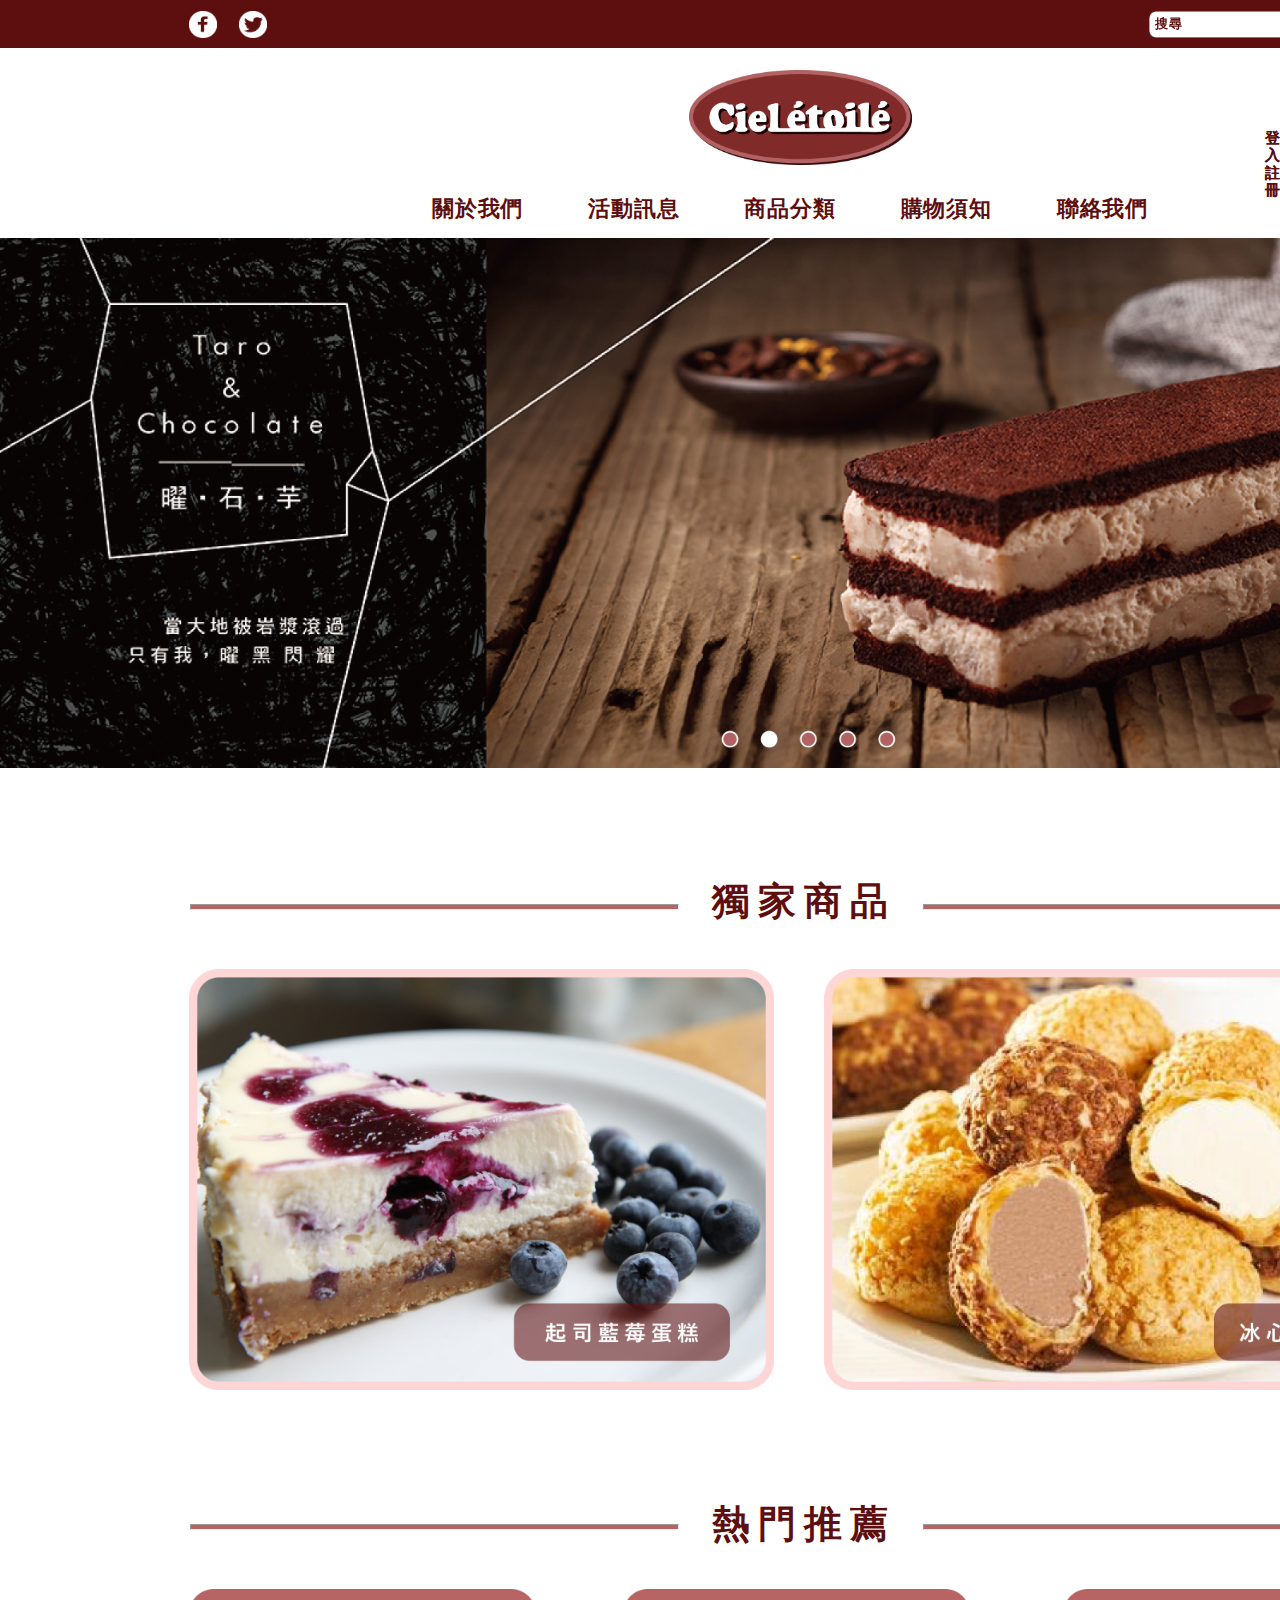
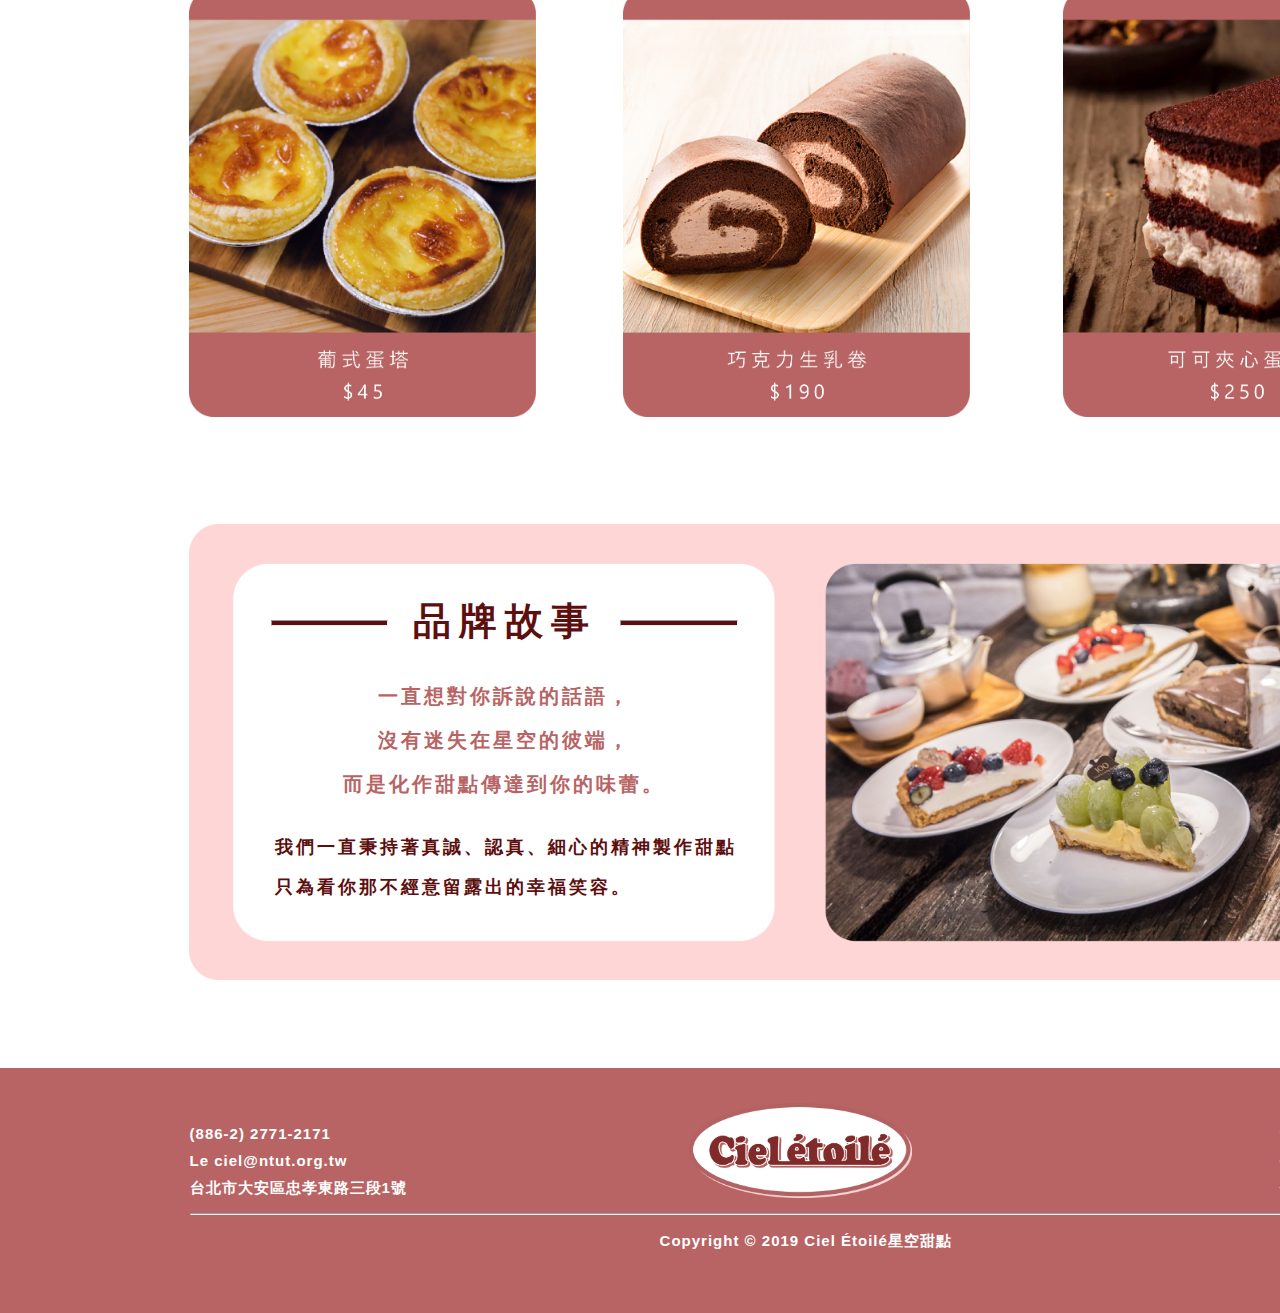
<file: index.html>
<!DOCTYPE html>
<html lang="en">
<head>
    <meta charset="UTF-8">
    <link rel="stylesheet" href="css/style.css"  >
    <link rel="stylesheet" href="css/normalize.css">
    <link rel="stylesheet" href="https://fonts.google.com/">
    <title>Ciel Étoilé 星空</title>
</head>
<body>
    <header class="top">
        <a href="https://www.facebook.com/?ref=tn_tnmn"target="_blank"><img src="images/facebook.png" alt="facebook" class="facebook"></a>
        <a href="https://twitter.com/?lang=zh-tw"target="_blank"><img src="images/twitter.png" alt="twitter" class="twitter"></a>
        <img src="images/search.png" alt="search" class="search">
        <p class="searchword"> 搜尋</p>
        <p class="online">線上客服</p>
    </header>
       
        <a href="index.html"target="_top"> <img src="images/logo-2.png" alt="logo-2" class="logo-2"></a>
        

        <nav class="nav">
				<ul class="nav-list">
					<li class="nav-list-item">
						<a href="#" class="nav-list-item-link">關於我們</a>
					</li>
					<li class="nav-list-item">
						<a href="#" class="nav-list-item-link">活動訊息</a>
					</li>
					<li class="nav-list-item">
						<a href="#" class="nav-list-item-link">商品分類</a>
					</li>
					<li class="nav-list-item">
                            <a href="#" class="nav-list-item-link">購物須知</a>
                        </li>
                    <li class="nav-list-item">
                            <a href="#" class="nav-list-item-link">聯絡我們</a>
                        </li>
				</ul>
			</nav>

        <p class="user">
            <a href="index-login.html"target="_top"><img src="images/user.png" alt="user" class="user"></a>

           <p class="userword">登入/註冊</p>

        <p class="shopping-cart">
            <img src="images/shopping cart.png" alt="shopping-cart" class="shopping-cart">
            <p class="shopping-cart-word">
                購物車
            </p>
        </p>
    </nav>
    <heard class="heard">
            <p class="userword">
                    登入/註冊
            </p>
    </heard>

    <heard2 class="heard2">
        <a href="index-goods.html"target="_top"><img src="images/advertising.png" alt="advertising" class="advertising"></a>
            <p class="exclusive-goods">
                   獨家商品
            </p>
        <img src="images/cheese cake.png" alt="cheese cake" class="cheese-cake">
        <img src="images/puff.png" alt="puff" class="puff">

        <p class="popular">
                熱門推薦
        </p>
        <img src="images/egg tart.png" alt="egg tart" class="egg-tart">
        <img src="images/coco roll.png" alt="coco roll" class="coco-roll">
        <img src="images/coco cake.png" alt="coco cake" class="coco-cake">
        <img src="images/story.png" alt="story" class="story">

        <p class="story-word">
            品牌故事
        </p>
        <p class="story-speak">
            一直想對你訴說的話語，<br>
            沒有迷失在星空的彼端，<br>
            而是化作甜點傳達到你的味蕾。
        </p>
        <p class="us">
            我們一直秉持著真誠、認真、細心的精神製作甜點<br>
            只為看你那不經意留露出的幸福笑容。
        </p>
    </heard2>
        <hr class="hr1">
        <hr class="hr2">
        <hr class="hr3">
        <hr class="hr4">
        <hr class="hr5">
        <hr class="hr6">

    <footer class="footer">
        <p>
            (886-2) 2771-2171<br>
            Le ciel@ntut.org.tw<br>
            台北市大安區忠孝東路三段1號
            <a href="index.html"target="_top"><img src="images/logo-1.png" alt="logo-1" class="logo-1"></a>
        </p>
    </footer>
        <p class="time">
            營業時間<br>
            平日 8:00~18:00<br>
            假日 8:00~20:00<br>
        </p>
    <hr class="footer-hr">
    <p class="copyright">
        Copyright © 2019 Ciel Étoilé星空甜點
    </p>
    <p class="language">
        繁體中文
    </p>
    <img src="images/language.png" alt="language" class="language-picture">
</body>
</html>
</file>
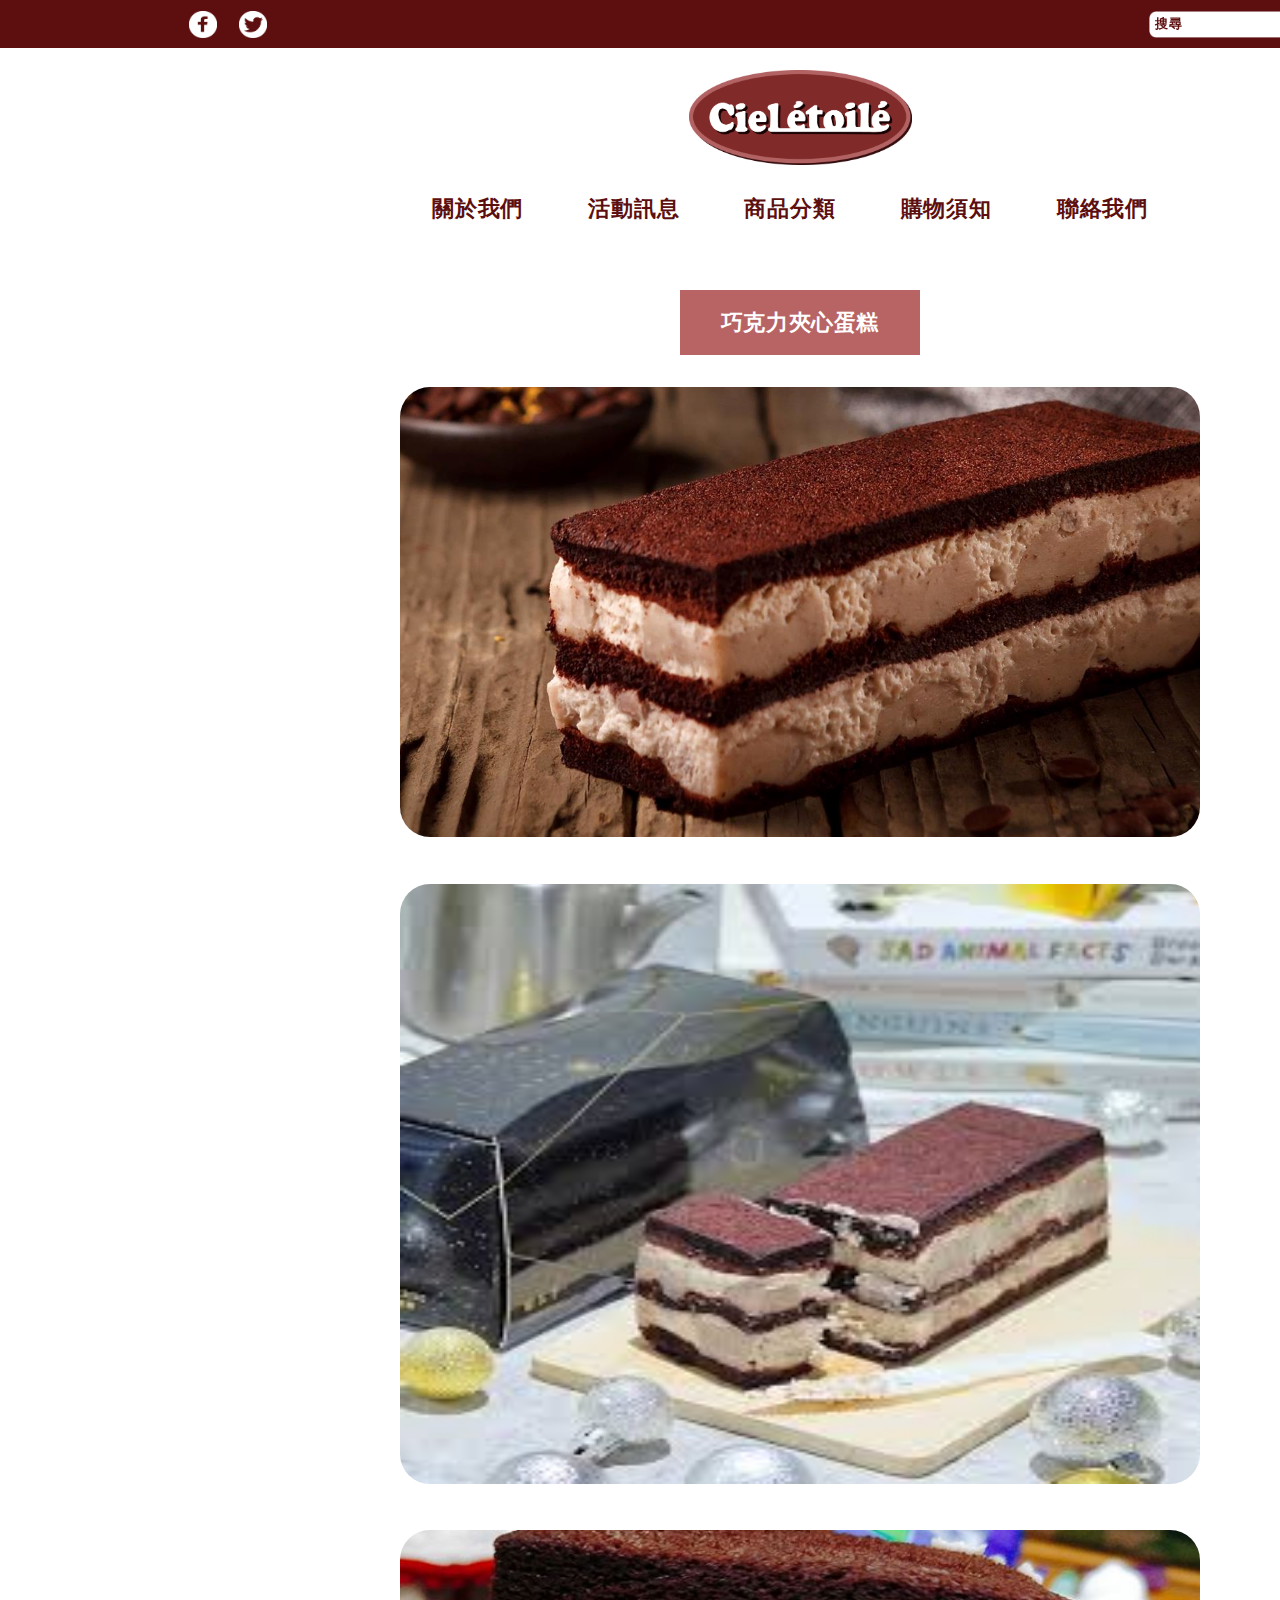
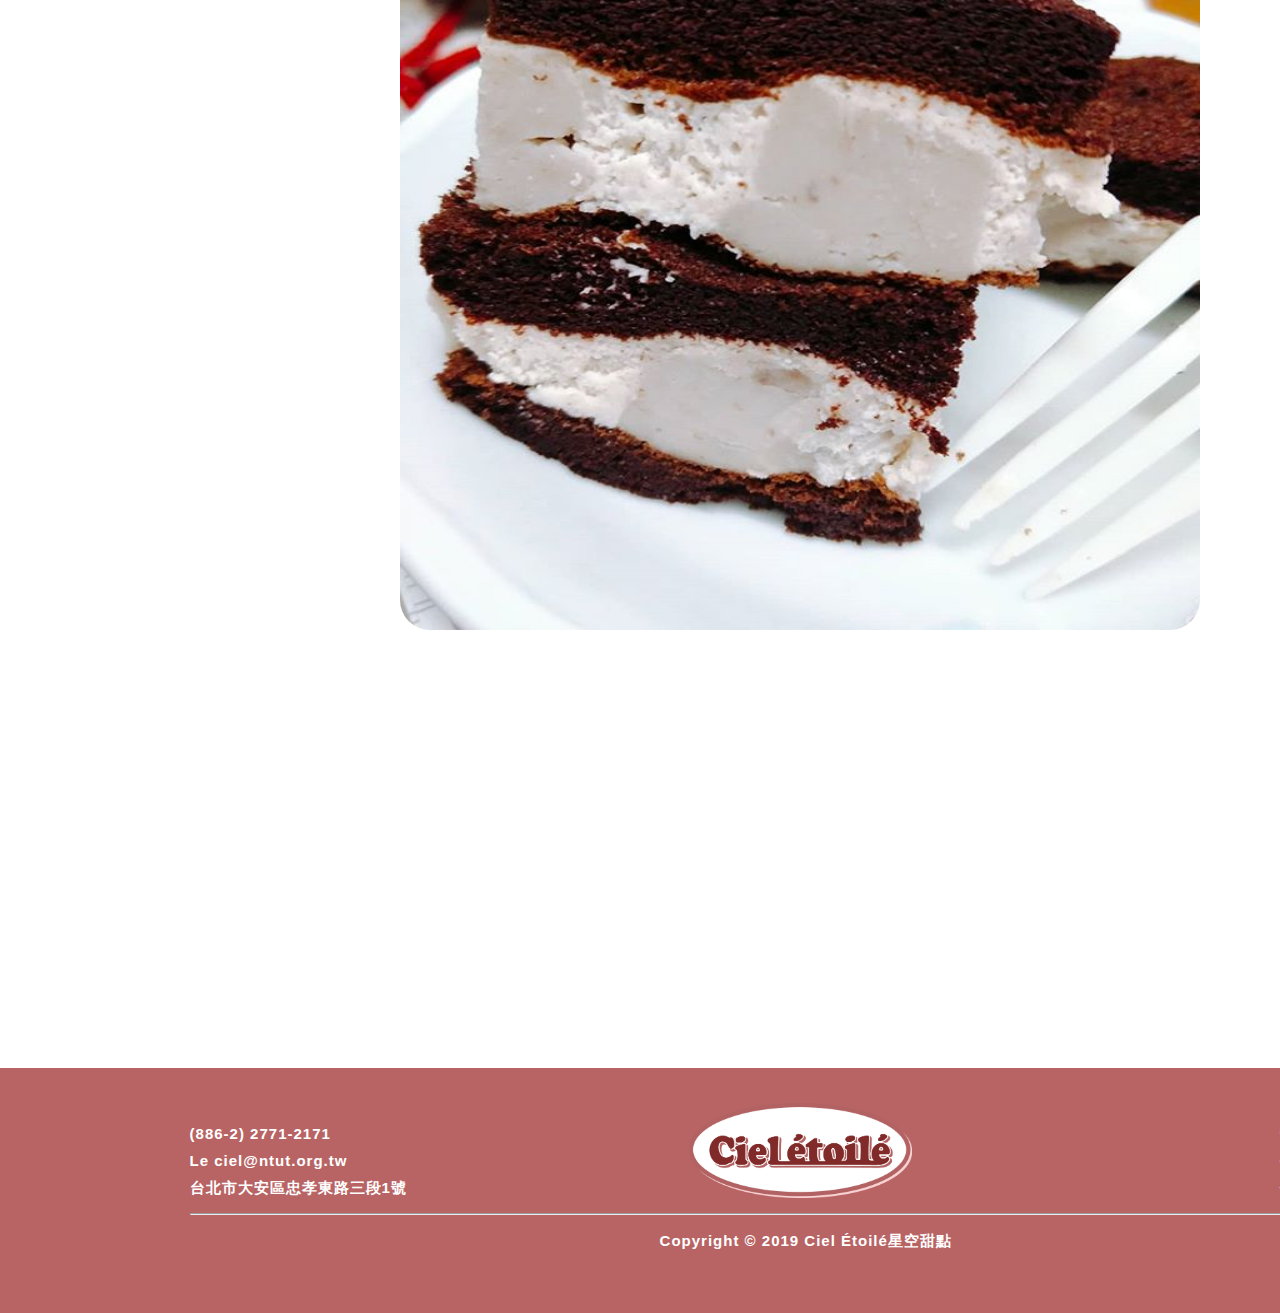
<file: index-goods.html>
<!DOCTYPE html>
<html lang="en">
<head>
    <meta charset="UTF-8">
    <link rel="stylesheet" href="css/style-goods.css"  >
    <link rel="stylesheet" href="css/normalize.css">
    <link rel="stylesheet" href="https://fonts.google.com/">
    <title>Ciel Étoilé 星空</title>
</head>
<body>
    <header class="top">
        <a href="https://www.facebook.com/?ref=tn_tnmn"target="_blank"><img src="images/facebook.png" alt="facebook" class="facebook"></a>
        <a href="https://twitter.com/?lang=zh-tw"target="_blank"><img src="images/twitter.png" alt="twitter" class="twitter"></a>
        <img src="images/search.png" alt="search" class="search">
        <p class="searchword"> 搜尋</p>
        <p class="online">線上客服</p>
    </header>
       
        <a href="index.html"target="_top"> <img src="images/logo-2.png" alt="logo-2" class="logo-2"></a>
        

        <nav class="nav">
				<ul class="nav-list">
					<li class="nav-list-item">
						<a href="#" class="nav-list-item-link">關於我們</a>
					</li>
					<li class="nav-list-item">
						<a href="#" class="nav-list-item-link">活動訊息</a>
					</li>
					<li class="nav-list-item">
						<a href="#" class="nav-list-item-link">商品分類</a>
					</li>
					<li class="nav-list-item">
                            <a href="#" class="nav-list-item-link">購物須知</a>
                        </li>
                    <li class="nav-list-item">
                            <a href="#" class="nav-list-item-link">聯絡我們</a>
                        </li>
				</ul>
			</nav>


            <p class="coco">
                巧克力夾心蛋糕
            </p>
            <table class="ab111" cellpadding= "20" >
                <tr><td><img src="images/1111.jpg" class="a1"></td></tr> 
                <tr><td><img src="images/images.jpg" class="a2"></td></tr> 
                <tr><td><img src="images/333.jpg" class="a3"></td></tr> 
            
            
              </table>
              <table class="shop">
                <tr><td><img src="images/shopping cart.png" class="shop123"></td></tr>
                <tr><td>加入購物車</td></tr>
              </table>

    <footer class="footer">
        <p>
            (886-2) 2771-2171<br>
            Le ciel@ntut.org.tw<br>
            台北市大安區忠孝東路三段1號
            <a href="index.html"target="_top"><img src="images/logo-1.png" alt="logo-1" class="logo-1"></a>
        </p>
    </footer>
        <p class="time">
            營業時間<br>
            平日 8:00~18:00<br>
            假日 8:00~20:00<br>
        </p>
    <hr class="footer-hr">
    <p class="copyright">
        Copyright © 2019 Ciel Étoilé星空甜點
    </p>
    <p class="language">
        繁體中文
    </p>
    <img src="images/language.png" alt="language" class="language-picture">
</body>
</html>
</file>
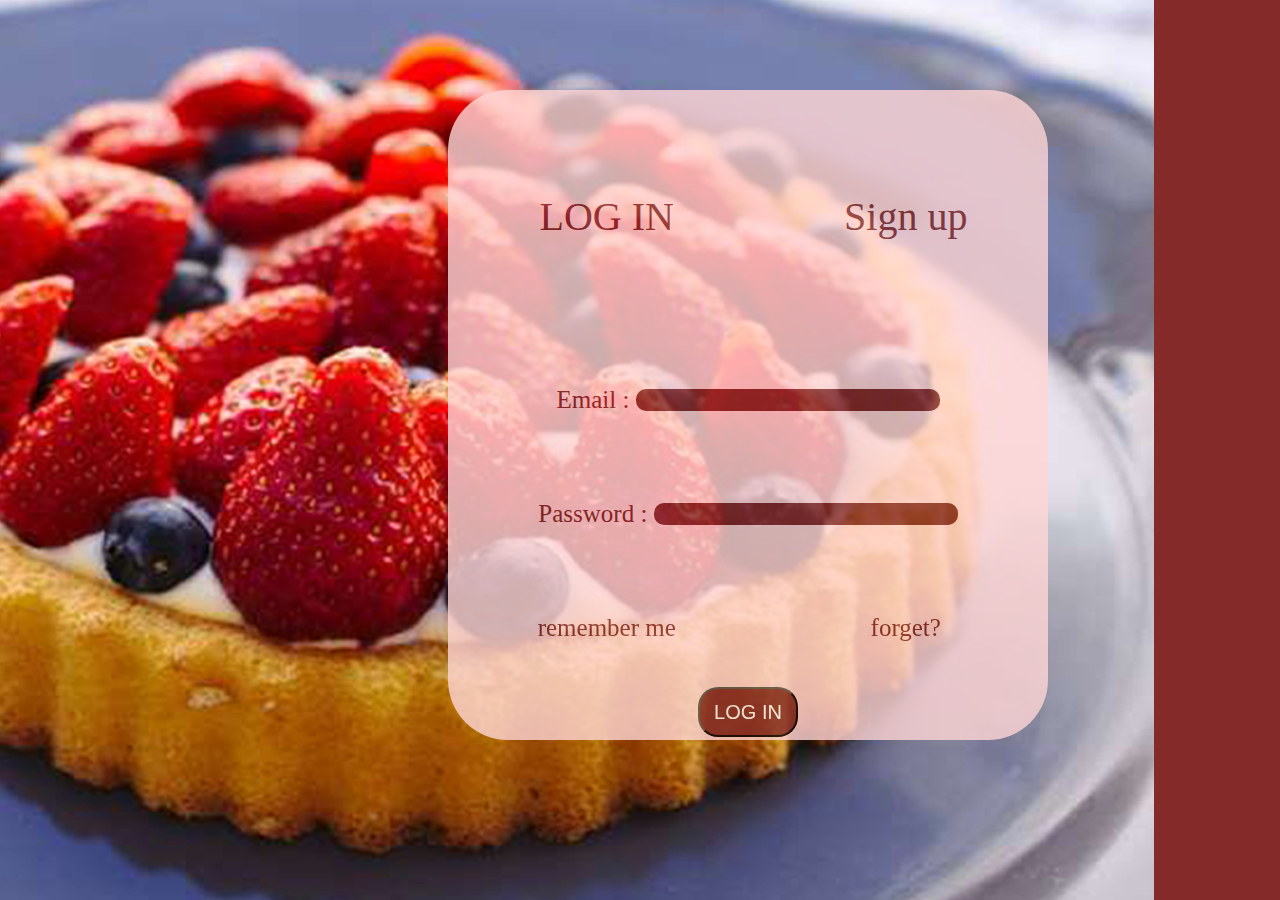
<file: index-login.html>
<!DOCTYPE html>
<html>
    <head>
        <title>Ciel Étoilé 星空 登入畫面</title>
        <meta charset="UTF-8">
        <link rel="stylesheet" href="css/normalize.css">
        <link rel="stylesheet" href="https://fonts.google.com/">
       <link rel="stylesheet" href="css/style-login.css"
         
    </head>
    <body background="images/12345.jpg" background-position="center">
     
    
    <table class="table123"> 
         <thead>
             <tr><td> LOG IN</td>
             <td>Sign up</td></tr> 
         </thead> 
         <tbody> 
             <tr><td colspan="2">Email : <input type="email" name="107ac2025@gmail.com"></td></tr>
             <tr><td colspan="2"> Password : <input type="password" name="12345678"></td></tr>
             <tr><td> remember me</td>
             <td> forget?</td></tr>
         </tbody>
         <tfoot>
    <tr><td colspan="2"><input #842b2b type="button" value="LOG IN" onclick=javascript:location.href='P2.html' ></td></tr> 
         </tfoot>
     
    
     
        
    </body>
</html>
</file>
<file: css/style.css>
body{
    width: 1600px;
    height: 2667.5px;
    min-width:1600px;
    min-height: 2667.5px;
    max-width:1600px;
    max-height: 2667.5px;
    margin-left: auto;
    margin-right: auto;
    background-color:white;
    overflow-x:hidden;
}

.top{
    font-family: Microsoft JhengHei, sans-serif;
    font-size: 13px;
    background-color: #5D0E0E;
    color:white;
    font-weight: bold;
    letter-spacing:0.6px;
    position:fixed;
    width: 100%;
    height: 48px;
    top: 0px;
    left: 0px;
    margin-top: 0;
    padding-right: 200px;
    display:flex;
    z-index:1;
}

.facebook{
    width: 27.88px;
    height: 27.14px;
    padding-left: 189.17px;
    padding-top: 10.83px;
    margin-right: 22px;
}

.twitter{
    width: 27.88px;
    height: 27.14px;
    padding-top: 10.83px; 
    margin-right: 22px;
}

.search{
    width: 177.79px;
    height: 27.14px;
    padding-top: 10.83px;
    margin-left: 860px;
}

.searchword{
    font-family: Microsoft JhengHei, sans-serif;
    font-size: 13px;
    font-weight: bold;
    letter-spacing:0.6px;
    color:#5D0E0E;
    position:fixed;
    top: 3.5px;
    left: 1155px;
}

.online{
    font-family: Microsoft JhengHei, sans-serif;
    font-size: 13px;
    font-weight: bold;
    letter-spacing:0.6px;
    color:white;
    position:fixed;
    top: 4px;
    left: 1352.5px;
}


.logo-2{
    width: 222.5px;
    height: 95.13px;
    position:absolute;
    top: 70px;
    left: 689.17px;
}


.nav-list {
	display:flex;
    position:absolute;
    left: 187.08px;
    top:100px;
    list-style: none;
}

.nav-list-item {
	list-style: none;
	margin-right: 5px;
}

.nav-list-item-link {
    font-family: Microsoft JhengHei, sans-serif;
    display: block;
    text-decoration: none;
    font-size: 22px;
    color:#5D0E0E;
    font-weight: bold;
    letter-spacing: 0.8px;
    position:relative;
    margin: 2px;
    padding: 8px 28px ;
    top: 70px;
    left: 175px;
}

.nav-list-item-link:hover {
    background-color: #B86464; 
    color:white;
}

.nav-list-item-link-small:hover {
    background-color: #B86464; 
    color:white;
}

.nav-list-item:hover > .nav-list-item-link {
	background-color: #B86464; 
    color:white;
}

.nav-list-item:hover > .nav-list-item-link-small {
	background-color: #B86464; 
    color:white;
}

.user{
    width: 32px;
    height: 37px;
    position:absolute;
    top: 35px;
    left: 642px;
}

.shopping-cart{
    width: 41px;
    height: 35px;
    position:absolute;
    top: 35px;
    left: 680px;
}

.userword{
    font-family: Microsoft JhengHei, sans-serif;
    font-size: 15px;
    color:#5D0E0E;
    font-weight: bold;
    letter-spacing:;
    position:absolute;
    top: 114px;
    left: 1265px;
}

.shopping-cart-word{
    font-family: Microsoft JhengHei, sans-serif;
    font-size: 15px;
    color:#5D0E0E;
    font-weight: bold;
    position:absolute;
    top: 114px;
    left: 1361.67px;
}

.advertising{
    width: 1600px;
    height: 530.33px;
    position:absolute;
    top: 238px;
    left: 0px;
}

.hr1{
    width: 487.5px;
    height: 4px;
    background-color: #B86464;
    position:absolute;
    top: 896.25px;
    left: 189.58px;
}

.exclusive-goods{
    font-family: Microsoft JhengHei, sans-serif;
    font-size: 38px;
    color:#5D0E0E;
    font-weight: bold;
    letter-spacing:8px;
    position:absolute;
    top: 842px;
    left: 712px;
}

.hr2{
    width: 487.5px;
    height: 4px;
    background-color: #B86464;
    position:absolute;
    top: 896.25px;
    left: 923.25px;
}

.cheese-cake{
    width: 585 px;
    height: 421px;
    position:absolute;
    top: 969px;
    left: 189px;
}

.puff{
    width: 585 px;
    height: 421px;
    position:absolute;
    top: 969px;
    left: 824px;
}

.hr3{
    width: 487.5px;
    height: 4px;
    background-color: #B86464;
    position:absolute;
    top: 1516.25px;
    left: 189.58px;
}

.popular{
    font-family: Microsoft JhengHei, sans-serif;
    font-size: 38px;
    color:#5D0E0E;
    font-weight: bold;
    letter-spacing:8px;
    position:absolute;
    top: 1465px;
    left: 712px;
}

.hr4{
    width: 487.5px;
    height: 4px;
    background-color: #B86464;
    position:absolute;
    top: 1516.25px;
    left: 923.25px;
}

.egg-tart{
    width: 346.73 px;
    height: 427.65px;
    position:absolute;
    top: 1589.17px;
    left: 189px;
}

.coco-roll{
    width: 346.73 px;
    height: 427.65px;
    position:absolute;
    top: 1589.17px;
    left: 623px;
}

.coco-cake{
    width: 346.73 px;
    height: 427.65px;
    position:absolute;
    top: 1589.17px;
    left: 1063px;
}

.story{
    width: 1220 px;
    height: 456px;
    position:absolute;
    top: 2124px;
    left: 189px;
}

.hr5{
    width: 115.66px;
    height: 4px;
    background-color: #5D0E0E;
    position:absolute;
    top: 2212px;
    left: 270.83px;
}

.story-word{
    font-family: Microsoft JhengHei, sans-serif;
    font-size: 38px;
    color:#5D0E0E;
    font-weight: bold;
    letter-spacing:8px;
    position:absolute;
    top: 2162px;
    left: 413.23px;
}

.hr6{
    width: 115.66px;
    height: 4px;
    background-color: #5D0E0E;
    position:absolute;
    top: 2212px;
    left: 620.31px;
}

.story-speak{
    font-family: Microsoft JhengHei, sans-serif;
    font-size: 20px;
    color:#B86464;
    font-weight: bold;
    position:absolute;
    text-Align:center;
    line-height: 2.2;
    letter-spacing: 3px;
    width: 458px;
    height: 127px;
    top: 2254px;
    left: 275px;
}

.us{
    font-family: Microsoft JhengHei, sans-serif;
    font-size: 18px;
    color:#5D0E0E;
    font-weight: bold;
    position:absolute;
    line-height: 2.2;
    letter-spacing: 3px;
    width: 465.5px;
    height: 79.17px;
    top: 2410px;
    left: 275px;
}


.footer{
    font-family: Microsoft JhengHei, sans-serif;
    font-size: 15px;
    background-color: #B86464;
    color:white;
    font-weight: bold;
    position:absolute;
    line-height: 1.8;
    letter-spacing: 1px;
    width: 1600px;
    height: 208.39px;
    top: 2667.5px;
    left: 0px;
    padding-top:37px;
    padding-left:189.58px;
}

.time{
    font-family: Microsoft JhengHei, sans-serif;
    font-size: 15px;
    color:white;
    font-weight: bold;
    position:absolute;
    line-height: 1.8;
    letter-spacing: 1px;
    width: 150px;
    height: 20px;
    top: 2667.5px;
    left: 1280px;
    padding-top:37px;
    padding-right:110px;

}

.footer-hr{
    width: 1220px;
    height: 0px;
    background-color: white;
    position:absolute;
    top: 2805.42px;
    left: 189.58px;
}

.logo{
    width: 222.5px;
    height: 95.13px;
    position:absolute;
    top: 70px;
    left: 2692px;
}

.copyright{
    font-family: Microsoft JhengHei, sans-serif;
    font-size: 15px;
    color:white;
    font-weight: bold;
    position:absolute;
    letter-spacing: 1px;
    top: 2780px;
    left: 659.58px;
    padding-top:37px;
    padding-right:110px;
}

.language{
    font-family: Microsoft JhengHei, sans-serif;
    font-size: 15px;
    color:white;
    font-weight: bold;
    position:absolute;
    letter-spacing: 1px;
    top: 2780px;
    left: 1345.67px;
    padding-top:37px;
    padding-right:110px;
}

.language-picture{
    top: 2831px;
    left: 1321px;
    position:absolute;
}

.logo-1{
    width: 222.5px;
    height: 95.13px;
    position:absolute;
    top: 35px;
    left: 689.17px;
}
</file>
<file: css/style-goods.css>
.coco{
    font-family: Microsoft JhengHei, sans-serif;
    font-size: 22px;
    font-weight: bold;
    letter-spacing:0.6px;
    color:white;
    position: relative;
    top:290px;
    margin:0px 680px;
    text-align:center;
    padding: 20px 10px ;
    background-color: #B86464;
}

.ab111{
    position: relative;
    top:150px;
    padding:150px;
    margin-left: auto;
    margin-right: auto;
    
}

.a1{
    width:800px;
    height:450px;
    
    border-radius:30px;
    border-width:100px;
}

.a2{
    width:800px;
    height:600px;
     
    border-radius:30px;
    border-width:100px;
}

.a3{
    width:800px;
    height:700px;
     
    border-radius:30px;
    border-width:100px;
}


body{
    width: 1600px;
    height: 2500px;
    min-width:1600px;
    min-height: 2500px;
    max-width:1600px;
    max-height: 2500px;
    margin-left: auto;
    margin-right: auto;
    background-color:white;
    overflow-x:hidden;
}

.top{
    font-family: Microsoft JhengHei, sans-serif;
    font-size: 13px;
    background-color: #5D0E0E;
    color:white;
    font-weight: bold;
    letter-spacing:0.6px;
    position:fixed;
    width: 100%;
    height: 48px;
    top: 0px;
    left: 0px;
    margin-top: 0;
    padding-right: 200px;
    display:flex;
    z-index:1;
}

.facebook{
    width: 27.88px;
    height: 27.14px;
    padding-left: 189.17px;
    padding-top: 10.83px;
    margin-right: 22px;
}

.twitter{
    width: 27.88px;
    height: 27.14px;
    padding-top: 10.83px; 
    margin-right: 22px;
}

.search{
    width: 177.79px;
    height: 27.14px;
    padding-top: 10.83px;
    margin-left: 860px;
}

.searchword{
    font-family: Microsoft JhengHei, sans-serif;
    font-size: 13px;
    font-weight: bold;
    letter-spacing:0.6px;
    color:#5D0E0E;
    position:fixed;
    top: 3.5px;
    left: 1155px;
}

.online{
    font-family: Microsoft JhengHei, sans-serif;
    font-size: 13px;
    font-weight: bold;
    letter-spacing:0.6px;
    color:white;
    position:fixed;
    top: 4px;
    left: 1352.5px;
}


.logo-2{
    width: 222.5px;
    height: 95.13px;
    position:absolute;
    top: 70px;
    left: 689.17px;
}


.nav-list {
	display:flex;
    position:absolute;
    left: 187.08px;
    top:100px;
    list-style: none;
}

.nav-list-item {
	list-style: none;
	margin-right: 5px;
}

.nav-list-item-link {
    font-family: Microsoft JhengHei, sans-serif;
    display: block;
    text-decoration: none;
    font-size: 22px;
    color:#5D0E0E;
    font-weight: bold;
    letter-spacing: 0.8px;
    position:relative;
    margin: 2px;
    padding: 8px 28px ;
    top: 70px;
    left: 175px;
}

.nav-list-item-link:hover {
    background-color: #B86464; 
    color:white;
}

.nav-list-item-link-small:hover {
    background-color: #B86464; 
    color:white;
}

.nav-list-item:hover > .nav-list-item-link {
	background-color: #B86464; 
    color:white;
}

.nav-list-item:hover > .nav-list-item-link-small {
	background-color: #B86464; 
    color:white;
}

.user{
    width: 32px;
    height: 37px;
    position:absolute;
    top: 35px;
    left: 642px;
}

.shopping-cart{
    width: 41px;
    height: 35px;
    position:absolute;
    top: 35px;
    left: 680px;
}

.userword{
    font-family: Microsoft JhengHei, sans-serif;
    font-size: 15px;
    color:#5D0E0E;
    font-weight: bold;
    letter-spacing:;
    position:absolute;
    top: 114px;
    left: 1265px;
}

.shopping-cart-word{
    font-family: Microsoft JhengHei, sans-serif;
    font-size: 15px;
    color:#5D0E0E;
    font-weight: bold;
    position:absolute;
    top: 114px;
    left: 1361.67px;
}

.advertising{
    width: 1600px;
    height: 530.33px;
    position:absolute;
    top: 238px;
    left: 0px;
}

.hr1{
    width: 487.5px;
    height: 4px;
    background-color: #B86464;
    position:absolute;
    top: 896.25px;
    left: 189.58px;
}

.exclusive-goods{
    font-family: Microsoft JhengHei, sans-serif;
    font-size: 38px;
    color:#5D0E0E;
    font-weight: bold;
    letter-spacing:8px;
    position:absolute;
    top: 842px;
    left: 712px;
}

.hr2{
    width: 487.5px;
    height: 4px;
    background-color: #B86464;
    position:absolute;
    top: 896.25px;
    left: 923.25px;
}

.cheese-cake{
    width: 585 px;
    height: 421px;
    position:absolute;
    top: 969px;
    left: 189px;
}

.puff{
    width: 585 px;
    height: 421px;
    position:absolute;
    top: 969px;
    left: 824px;
}

.hr3{
    width: 487.5px;
    height: 4px;
    background-color: #B86464;
    position:absolute;
    top: 1516.25px;
    left: 189.58px;
}

.popular{
    font-family: Microsoft JhengHei, sans-serif;
    font-size: 38px;
    color:#5D0E0E;
    font-weight: bold;
    letter-spacing:8px;
    position:absolute;
    top: 1465px;
    left: 712px;
}

.hr4{
    width: 487.5px;
    height: 4px;
    background-color: #B86464;
    position:absolute;
    top: 1516.25px;
    left: 923.25px;
}

.egg-tart{
    width: 346.73 px;
    height: 427.65px;
    position:absolute;
    top: 1589.17px;
    left: 189px;
}

.coco-roll{
    width: 346.73 px;
    height: 427.65px;
    position:absolute;
    top: 1589.17px;
    left: 623px;
}

.coco-cake{
    width: 346.73px;
    height: 427.65px;
    position:absolute;
    top: 1589.17px;
    left: 1063px;
}

.story{
    width: 1220 px;
    height: 456px;
    position:absolute;
    top: 2124px;
    left: 189px;
}

.hr5{
    width: 115.66px;
    height: 4px;
    background-color: #5D0E0E;
    position:absolute;
    top: 2212px;
    left: 270.83px;
}

.story-word{
    font-family: Microsoft JhengHei, sans-serif;
    font-size: 38px;
    color:#5D0E0E;
    font-weight: bold;
    letter-spacing:8px;
    position:absolute;
    top: 2162px;
    left: 413.23px;
}

.hr6{
    width: 115.66px;
    height: 4px;
    background-color: #5D0E0E;
    position:absolute;
    top: 2212px;
    left: 620.31px;
}

.story-speak{
    font-family: Microsoft JhengHei, sans-serif;
    font-size: 20px;
    color:#B86464;
    font-weight: bold;
    position:absolute;
    text-Align:center;
    line-height: 2.2;
    letter-spacing: 3px;
    width: 458px;
    height: 127px;
    top: 2254px;
    left: 275px;
}

.us{
    font-family: Microsoft JhengHei, sans-serif;
    font-size: 18px;
    color:#5D0E0E;
    font-weight: bold;
    position:absolute;
    line-height: 2.2;
    letter-spacing: 3px;
    width: 465.5px;
    height: 79.17px;
    top: 2410px;
    left: 275px;
}

.shop{
    font-family:Microsoft JhengHei, sans-serif;
    font-size:20px;
    color:#5D0E0E;
    text-align: center;
    position: fixed;
    top: 200px;
    left: 1380px;
    

}
.shop123{
    width:60px;
    height:50px;
}

.footer{
    font-family: Microsoft JhengHei, sans-serif;
    font-size: 15px;
    background-color: #B86464;
    color:white;
    font-weight: bold;
    position:absolute;
    line-height: 1.8;
    letter-spacing: 1px;
    width: 1600px;
    height: 208.39px;
    top: 2667.5px;
    left: 0px;
    padding-top:37px;
    padding-left:189.58px;
}

.time{
    font-family: Microsoft JhengHei, sans-serif;
    font-size: 15px;
    color:white;
    font-weight: bold;
    position:absolute;
    line-height: 1.8;
    letter-spacing: 1px;
    width: 150px;
    height: 20px;
    top: 2667.5px;
    left: 1280px;
    padding-top:37px;
    padding-right:110px;

}

.footer-hr{
    width: 1220px;
    height: 0px;
    background-color: white;
    position:absolute;
    top: 2805.42px;
    left: 189.58px;
}

.logo{
    width: 222.5px;
    height: 95.13px;
    position:absolute;
    top: 70px;
    left: 2692px;
}

.copyright{
    font-family: Microsoft JhengHei, sans-serif;
    font-size: 15px;
    color:white;
    font-weight: bold;
    position:absolute;
    letter-spacing: 1px;
    top: 2780px;
    left: 659.58px;
    padding-top:37px;
    padding-right:110px;
}

.language{
    font-family: Microsoft JhengHei, sans-serif;
    font-size: 15px;
    color:white;
    font-weight: bold;
    position:absolute;
    letter-spacing: 1px;
    top: 2780px;
    left: 1345.67px;
    padding-top:37px;
    padding-right:110px;
}

.language-picture{
    top: 2831px;
    left: 1321px;
    position:absolute;
}

.logo-1{
    width: 222.5px;
    height: 95.13px;
    position:absolute;
    top: 35px;
    left: 689.17px;
}
</file>
<file: css/style-login.css>
.table123{
                border:"20";
                width: 600px;
                height:650px;
                background-color:#ffd6d6;opacity:0.8;
                text-align: center;
                
                position:absolute;
                top:10%;
                left:35%;  
                color:#842b2b; 
                border-radius:60px;         
                text-align:center;
 
                
                 
            }
            .table123 td{
                span: 20px;
    
            }
            .table123  thead{
                border:"20";
                font-size: 40px;
                top: 20px;
                border-radius:60px; 
                width: 600px;
                height:250px;
                
                 
                
            }
            .table123 tbody{
                font-size: 25px;
            }
            .table123 thead login{
                background-color:#842b2b;
            }
            .table123 tfoot{
                font-size:15px;
            }
            .table123 thead td:first-child:hover{
                
                color:white;
                background-color:#842b2b;
                border-radius:60px 0 0 0; 
            }
            .table123 thead td:last-child:hover{
                 
                color:white;
                background-color:#842b2b;
                border-radius:0 60px 0 0; 

            }
             
            .table123 tfoot input{
                width: 100px;
                height:50px;
                background-color: #842b2b;
                color:white;
                font-family:sans-serif;
                font-size:20px;
                border-radius:20px;

            }
            .table123 tfoot input:hover{
                background-color:white;
                color:#842b2b;
            }
            .table123 tbody input{
                background-color: #842b2b;
                color:white;
                width:300px;
                height:20px;
                border-radius:10px;
                border:none;
            }
            .logo-2{
                width: 222.5px;
                height: 95.13px;
                position:absolute;;
                top: 70px;
                left: 689.17px;
            }
</file>
